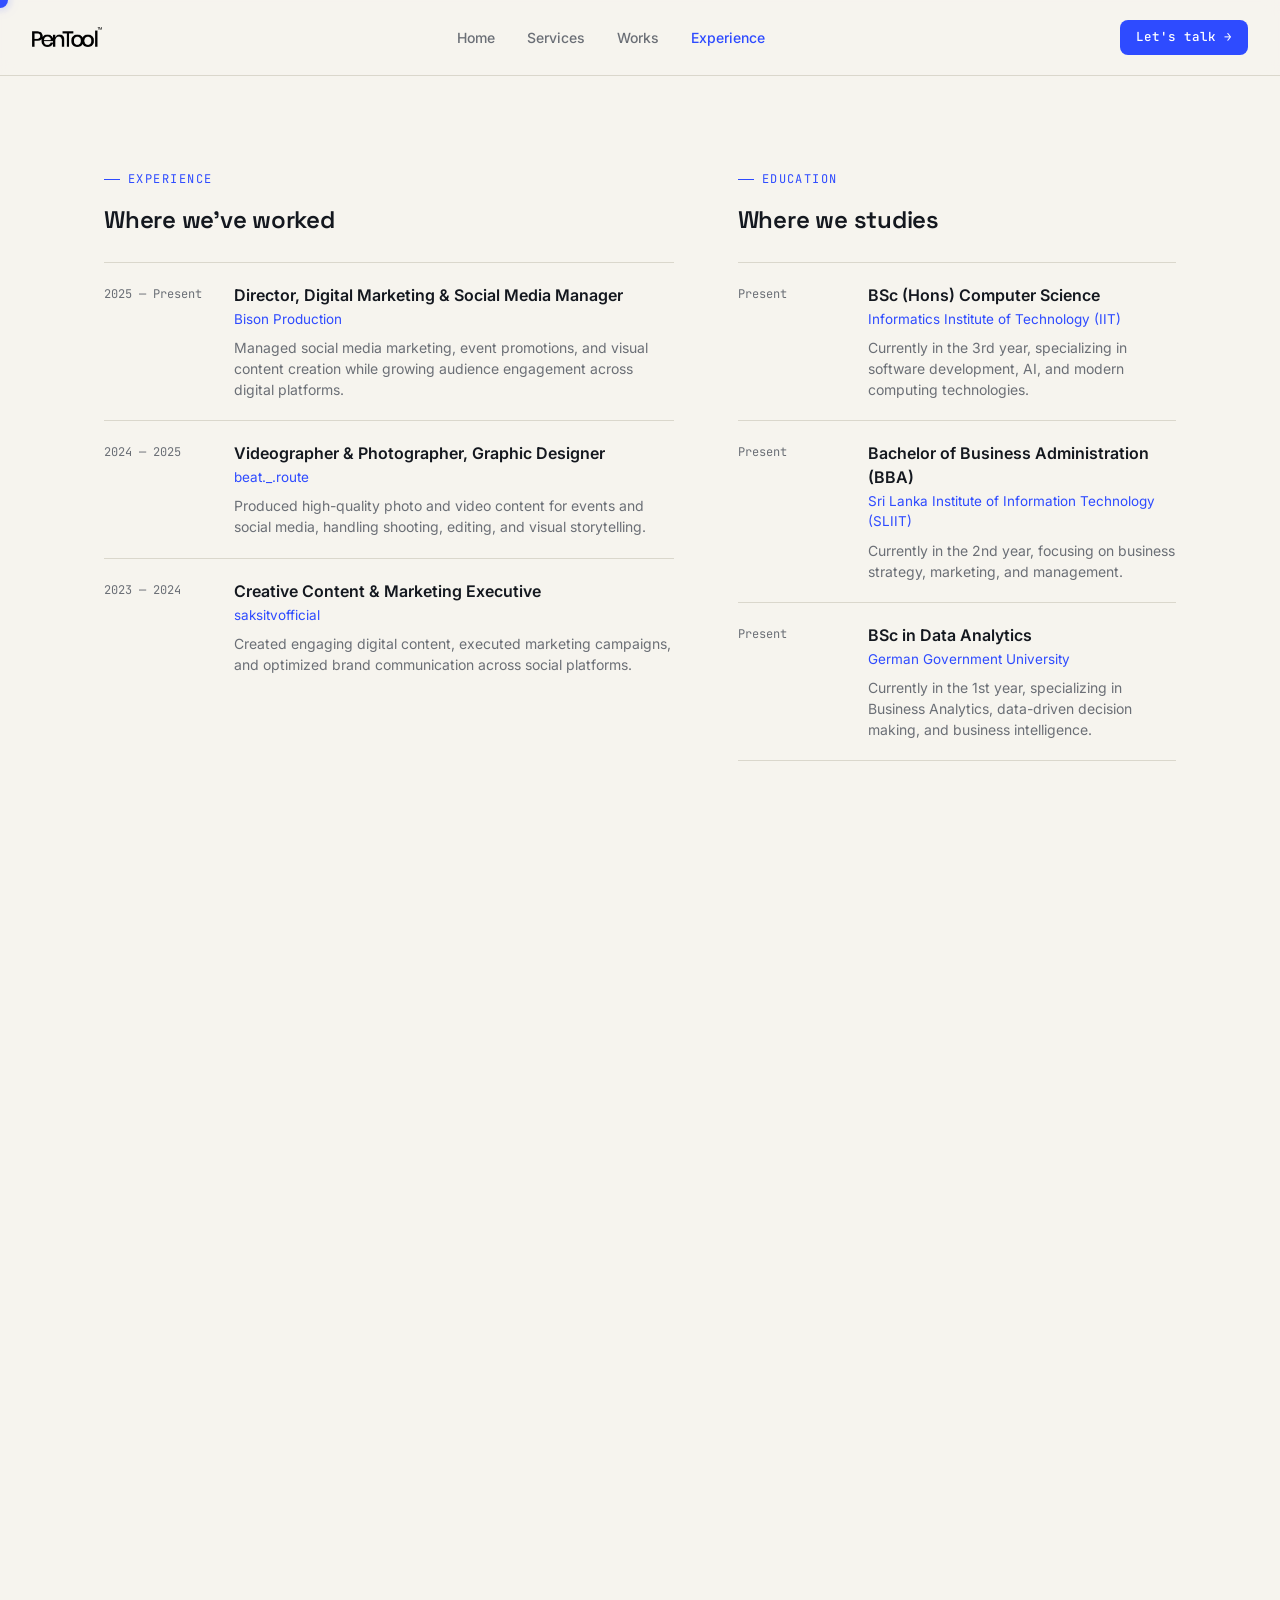
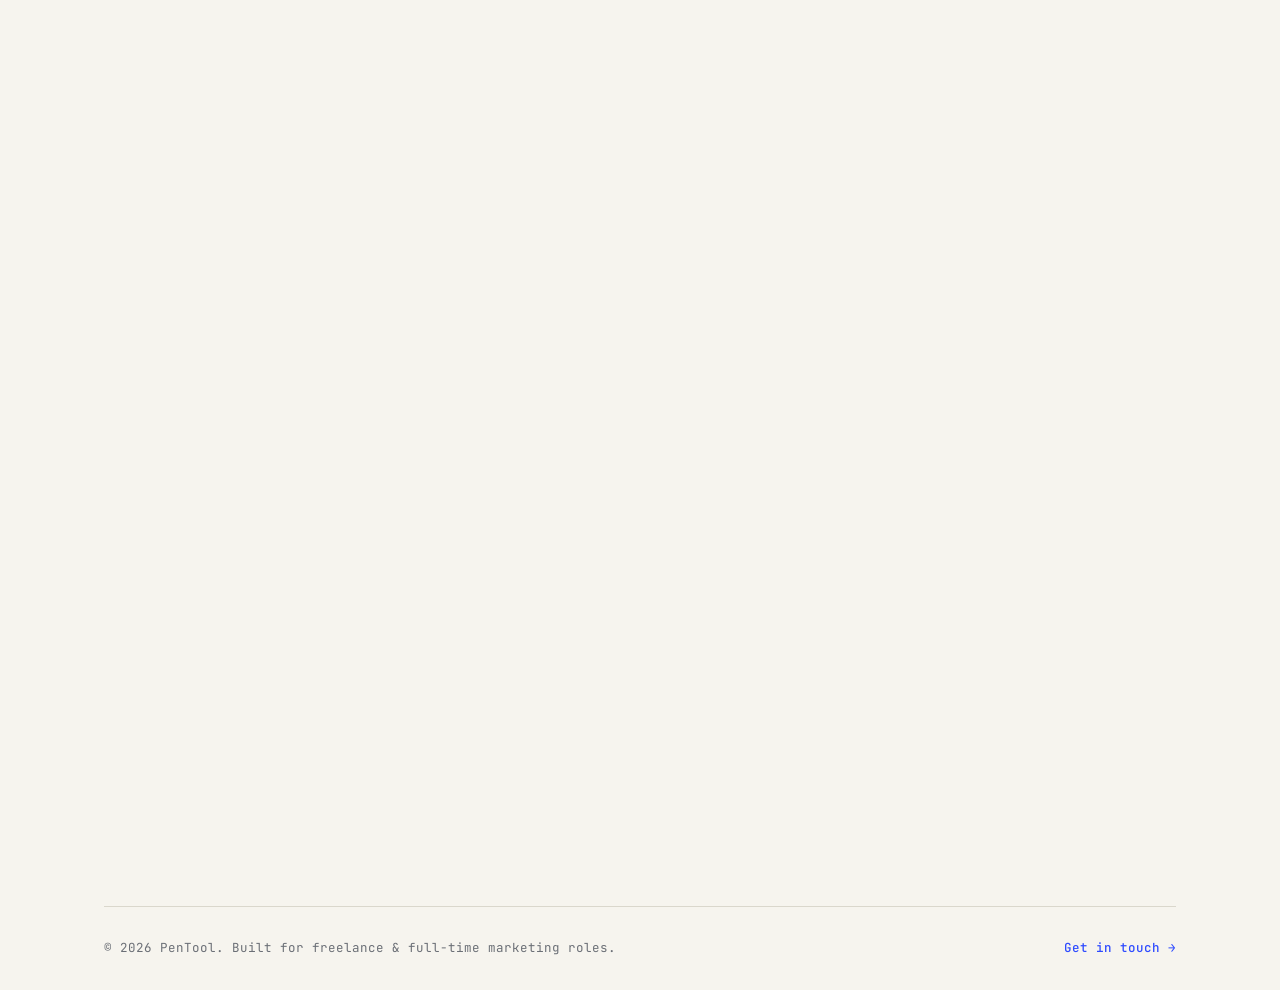
<file: experience.html>
<!DOCTYPE html>
<html lang="en">
<head>
<meta charset="UTF-8">
<meta name="viewport" content="width=device-width, initial-scale=1.0">
<title>Experience — PenTool</title>
<link rel="preconnect" href="https://fonts.googleapis.com">
<link rel="preconnect" href="https://fonts.gstatic.com" crossorigin>
<link href="https://fonts.googleapis.com/css2?family=Space+Grotesk:wght@400;500;600;700&family=Inter:wght@400;500;600&family=JetBrains+Mono:wght@400;500;600&display=swap" rel="stylesheet">
<link rel="stylesheet" href="css/global.css">
<link rel="stylesheet" href="css/experience.css">
</head>
<body data-page="experience">

<nav id="nav">
  <div class="nav-logo"><img src="assets/logo.png" alt="PenTool"></div>
  <div class="nav-mobile-hide nav-links">
    <a href="index.html" data-page="index">Home</a>
    <a href="services.html" data-page="services">Services</a>
    <a href="work.html" data-page="work">Works</a>
    <a href="experience.html" data-page="experience">Experience</a>
  </div>
  <a href="contact.html" class="nav-cta">Let's talk →</a>
</nav>

<section id="exped" style="padding-top:170px;">
  <div class="wrap">
    <div>
      <div class="eyebrow">Experience</div>
      <h2>Where we've worked</h2>
      <div class="timeline-item">
        <div class="t-date">2025 — Present</div>
        <div>
          <div class="t-role">Director, Digital Marketing & Social Media Manager</div>
          <div class="t-org">Bison Production</div>
          <div class="t-desc">Managed social media marketing, event promotions, and visual content creation while growing audience engagement across digital platforms.</div>
        </div>
      </div>
      <div class="timeline-item">
        <div class="t-date">2024 — 2025</div>
        <div>
          <div class="t-role">Videographer & Photographer, Graphic Designer</div>
          <div class="t-org">beat._.route</div>
          <div class="t-desc">Produced high-quality photo and video content for events and social media, handling shooting, editing, and visual storytelling.</div>
        </div>
      </div>
      <div class="timeline-item">
        <div class="t-date">2023 — 2024</div>
        <div>
          <div class="t-role">Creative Content & Marketing Executive</div>
          <div class="t-org">saksitvofficial</div>
          <div class="t-desc">Created engaging digital content, executed marketing campaigns, and optimized brand communication across social platforms.</div>
        </div>
      </div>
      <div class="timeline-item">
        <div class="t-date">2023 — 2024</div>
        <div>
          <div class="t-role">Digital Marketing Executive</div>
          <div class="t-org">sathees77</div>
          <div class="t-desc">Managed social media marketing, campaign performance, content strategy, and analytics to improve audience engagement and reach.</div>
        </div>
      </div>
      <div class="timeline-item">
        <div class="t-date">2023 — 2024</div>
        <div>
          <div class="t-role">Graphic designing & Motion Graphic Designer</div>
          <div class="t-org">Lycaon entertainment</div>
          <div class="t-desc">Designed motion graphics, brand visuals, and digital assets for social media campaigns, events, and promotional launches.</div>
        </div>
      </div>
      <div class="timeline-item">
        <div class="t-date">2023 — 2024</div>
        <div>
          <div class="t-role">Creative Content & Marketing Executive</div>
          <div class="t-org">nutrimax.iso</div>
          <div class="t-desc">Developed creative content, managed digital marketing initiatives, and supported brand growth through strategic social media campaigns.</div>
        </div>
      </div>
      <div class="timeline-item">
        <div class="t-date">2022 — 2023</div>
        <div>
          <div class="t-role">Graphic Designer & Video Editor</div>
          <div class="t-org">STM Global Overseas Education</div>
          <div class="t-desc">Designed marketing creatives, edited promotional videos, and developed engaging visual content to strengthen the brand's digital presence.</div>
        </div>
      </div>
      <div class="timeline-item">
        <div class="t-date">2022 — 2023</div>
        <div>
          <div class="t-role">Graphic Designer & Video Editor</div>
          <div class="t-org">Meeza Homeopathic Clinic</div>
          <div class="t-desc">Created social media graphics, edited educational and promotional content, and maintained a consistent visual identity across digital platforms.</div>
        </div>
      </div>
      <div class="timeline-item">
        <div class="t-date">2022 — 2023</div>
        <div>
          <div class="t-role">Graphic Designer & Video Editor</div>
          <div class="t-org">EKO Production</div>
          <div class="t-desc">Produced event visuals, designed promotional materials, and edited photography and videography content for social media and client campaigns.</div>
        </div>
      </div>
    </div>
    <div>
      <div class="eyebrow">Education</div>
      <h2>Where we studies</h2>
      <div class="timeline-item">
        <div class="t-date">Present</div>
        <div>
          <div class="t-role">BSc (Hons) Computer Science</div>
          <div class="t-org">Informatics Institute of Technology (IIT)</div>
          <div class="t-desc">Currently in the 3rd year, specializing in software development, AI, and modern computing technologies.</div>
        </div>
      </div>
      <div class="timeline-item">
        <div class="t-date">Present</div>
        <div>
          <div class="t-role">Bachelor of Business Administration (BBA)</div>
          <div class="t-org">Sri Lanka Institute of Information Technology (SLIIT)</div>
          <div class="t-desc">Currently in the 2nd year, focusing on business strategy, marketing, and management.</div>
        </div>
      </div>
      <div class="timeline-item">
        <div class="t-date">Present</div>
        <div>
          <div class="t-role">BSc in Data Analytics</div>
          <div class="t-org">German Government University</div>
          <div class="t-desc">Currently in the 1st year, specializing in Business Analytics, data-driven decision making, and business intelligence.</div>
        </div>
      </div>
    </div>
  </div>
</section>

<section id="tools">
  <div class="wrap">
    <div class="eyebrow">Tools &amp; platforms</div>
    <h2 class="section-title">What we work in day to day.</h2>
    <div class="tool-badges">
      <span class="tool-badge">Meta Ads Manager</span>
      <span class="tool-badge">Google Ads</span>
      <span class="tool-badge">Google Analytics 4</span>
      <span class="tool-badge">Google Sheets / Excel</span>
      <span class="tool-badge">Canva</span>
      <span class="tool-badge">WhatsApp Business</span>
      <span class="tool-badge">Meta Business Suite</span>
      <span class="tool-badge">Mailchimp</span>
    </div>
  </div>
</section>

<section id="certs">
  <div class="wrap">
    <div class="eyebrow">Certifications</div>
    <h2 class="section-title">Credentials</h2>
    <div class="cert-list">
      <div class="cert-item">
        <div><div class="name">Google Ads Search Certification</div><div class="issuer">Google Skillshop</div></div>
        <div class="date">2025</div>
      </div>
      <div class="cert-item">
        <div><div class="name">Meta Certified Digital Marketing Associate</div><div class="issuer">Meta Blueprint</div></div>
        <div class="date">2025</div>
      </div>
      <div class="cert-item">
        <div><div class="name">Google Analytics 4 Certification</div><div class="issuer">Google Skillshop</div></div>
        <div class="date">2024</div>
      </div>
      <div class="cert-item">
        <div><div class="name">Digital Marketing</div><div class="issuer">Youtube</div></div>
        <div class="date">2023</div>
      </div>
    </div>
  </div>
</section>

<div class="wrap">
  <div class="slim-footer">
    <span class="fk">© 2026 PenTool. Built for freelance &amp; full-time marketing roles.</span>
    <a href="contact.html">Get in touch →</a>
  </div>
</div>

<script src="js/main.js"></script>
</body>
</html>
</file>
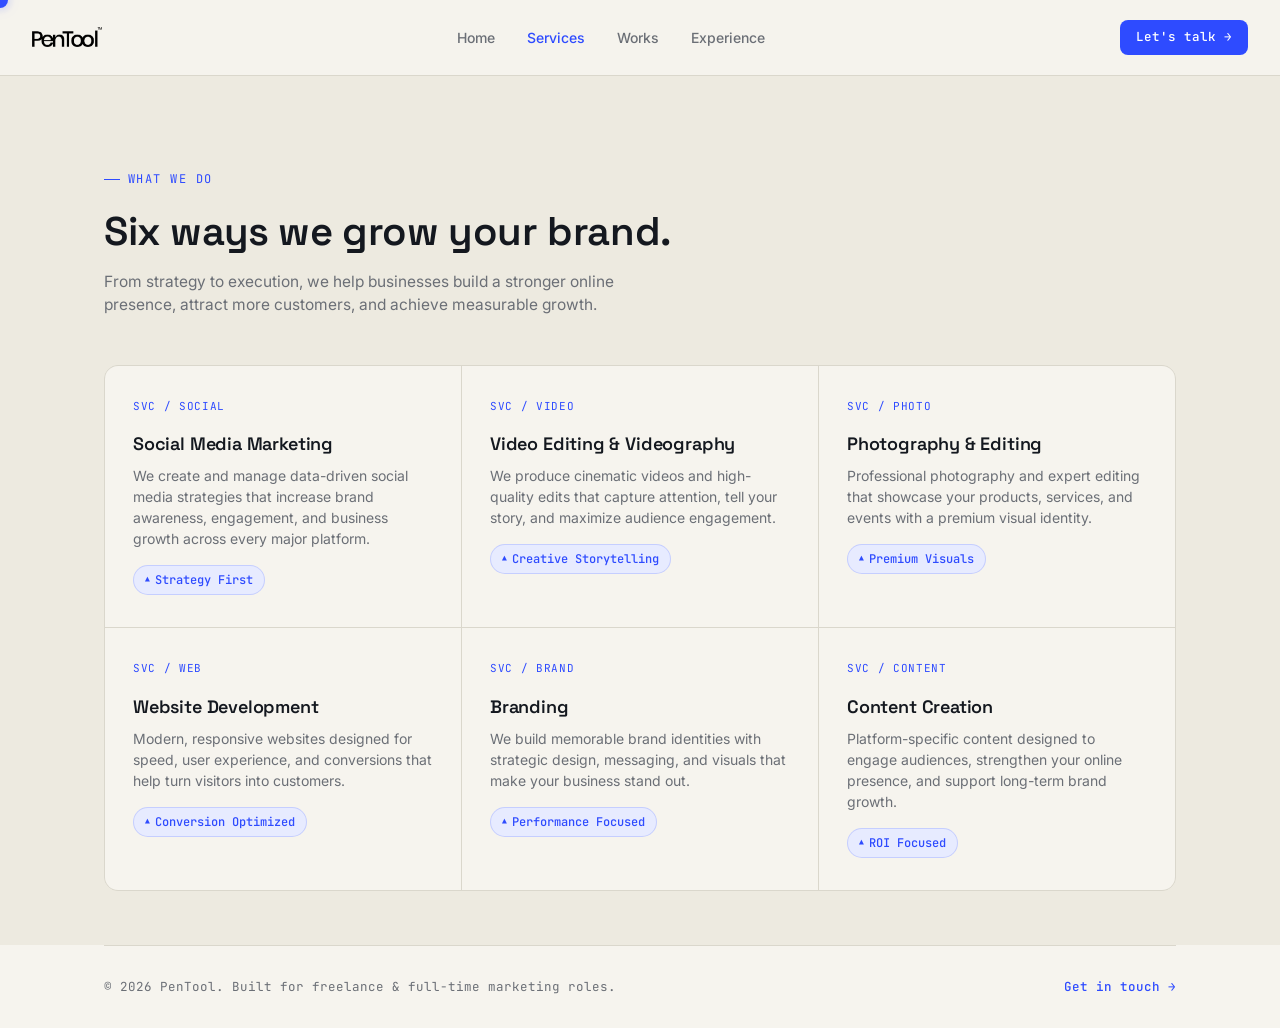
<file: services.html>
<!DOCTYPE html>
<html lang="en">
<head>
<meta charset="UTF-8">
<meta name="viewport" content="width=device-width, initial-scale=1.0">
<title>Services — PenTool</title>
<link rel="preconnect" href="https://fonts.googleapis.com">
<link rel="preconnect" href="https://fonts.gstatic.com" crossorigin>
<link href="https://fonts.googleapis.com/css2?family=Space+Grotesk:wght@400;500;600;700&family=Inter:wght@400;500;600&family=JetBrains+Mono:wght@400;500;600&display=swap" rel="stylesheet">
<link rel="stylesheet" href="css/global.css">
<link rel="stylesheet" href="css/services.css">
</head>
<body data-page="services">

<nav id="nav">
  <div class="nav-logo"><img src="assets/logo.png" alt="PenTool"></div>
  <div class="nav-mobile-hide nav-links">
    <a href="index.html" data-page="index">Home</a>
    <a href="services.html" data-page="services">Services</a>
    <a href="work.html" data-page="work">Works</a>
    <a href="experience.html" data-page="experience">Experience</a>
  </div>
  <a href="contact.html" class="nav-cta">Let's talk →</a>
</nav>

<section id="services-page" style="padding-top:170px;">
  <div class="wrap">
    <div class="eyebrow">WHAT WE DO</div>
    <h2 class="section-title">Six ways we grow your brand.</h2>
    <p class="section-sub">From strategy to execution, we help businesses build a stronger online presence, attract more customers, and achieve measurable growth.</p>
    <div class="svc-grid">
      <div class="svc-card">
        <span class="svc-tag">SVC / SOCIAL</span>
        <h3>Social Media Marketing</h3>
        <p>We create and manage data-driven social media strategies that increase brand awareness, engagement, and business growth across every major platform.</p>
        <span class="chip">Strategy First</span>
      </div>
      <div class="svc-card">
        <span class="svc-tag">SVC / VIDEO</span>
        <h3>Video Editing &amp; Videography</h3>
        <p>We produce cinematic videos and high-quality edits that capture attention, tell your story, and maximize audience engagement.</p>
        <span class="chip">Creative Storytelling</span>
      </div>
      <div class="svc-card">
        <span class="svc-tag">SVC / PHOTO</span>
        <h3>Photography &amp; Editing</h3>
        <p>Professional photography and expert editing that showcase your products, services, and events with a premium visual identity.</p>
        <span class="chip">Premium Visuals</span>
      </div>
      <div class="svc-card">
        <span class="svc-tag">SVC / WEB</span>
        <h3>Website Development</h3>
        <p>Modern, responsive websites designed for speed, user experience, and conversions that help turn visitors into customers.</p>
        <span class="chip">Conversion Optimized</span>
      </div>
      <div class="svc-card">
        <span class="svc-tag">SVC / BRAND</span>
        <h3>Branding</h3>
        <p>We build memorable brand identities with strategic design, messaging, and visuals that make your business stand out.</p>
        <span class="chip">Performance Focused</span>
      </div>
      <div class="svc-card">
        <span class="svc-tag">SVC / CONTENT</span>
        <h3>Content Creation</h3>
        <p>Platform-specific content designed to engage audiences, strengthen your online presence, and support long-term brand growth.</p>
        <span class="chip">ROI Focused</span>
      </div>
    </div>
    
</section>

<div class="wrap">
  <div class="slim-footer">
    <span class="fk">© 2026 PenTool. Built for freelance &amp; full-time marketing roles.</span>
    <a href="contact.html">Get in touch →</a>
  </div>
</div>

<script src="js/main.js"></script>
</body>
</html>
</file>
<file: css/global.css>
/* ============================================
   GLOBAL.CSS — shared design tokens + base styles
   Loaded on every page. Page-specific styles live
   in their own css/<page>.css file.
   ============================================ */

:root{
  --ink:#14181F;
  --ink-soft:#1E2430;
  --paper:#F6F4EE;
  --paper-dim:#EDEAE0;
  --white:#FFFFFF;
  --signal:#2E4BFF;
  --signal-dim:#E7EBFF;
  --coral:#FF5A36;
  --line:#DAD7CC;
  --line-dark:#2C3340;
  --muted:#6B6F76;
  --muted-light:#9BA0AE;
  --radius:14px;
  --disp: 'Space Grotesk', sans-serif;
  --body: 'Inter', sans-serif;
  --mono: 'JetBrains Mono', monospace;
}

*{ box-sizing:border-box; margin:0; padding:0; }
html{ scroll-behavior:smooth; }
body{
  font-family:var(--body);
  background:var(--paper);
  color:var(--ink);
  line-height:1.5;
  -webkit-font-smoothing:antialiased;
}
img{ max-width:100%; display:block; }
a{ color:inherit; text-decoration:none; }
ul{ list-style:none; }
section{ padding:54px 0; }

/* Utility: tighter section spacing for compact layouts */
.section--compact{ padding:28px 0; }
.wrap{ max-width:1120px; margin:0 auto; padding:0 24px; }

@media(max-width:960px){
  .wrap{ padding:0 20px; }
}
h1,h2,h3,h4{ font-family:var(--disp); font-weight:600; letter-spacing:-0.01em; }

.eyebrow{
  font-family:var(--mono); font-size:12px; letter-spacing:0.12em; text-transform:uppercase;
  color:var(--signal); display:flex; align-items:center; gap:8px; margin-bottom:14px;
}
.eyebrow::before{ content:''; width:16px; height:1px; background:var(--signal); }
.section-title{ font-size:clamp(28px,3.4vw,40px); margin-bottom:8px; }
.section-sub{ color:var(--muted); max-width:520px; margin-bottom:48px; font-size:15.5px; }

/* growth chip — the site's signature element */
.chip{
  display:inline-flex; align-items:center; gap:5px;
  font-family:var(--mono); font-size:12px; font-weight:500;
  padding:5px 11px; border-radius:999px;
  background:var(--signal-dim); color:var(--signal);
  border:1px solid rgba(46,75,255,0.18);
  white-space:nowrap;
}
.chip.coral{ background:rgba(255,90,54,0.1); color:#D8431F; border-color:rgba(255,90,54,0.22); }
.chip.dark{ background:rgba(255,255,255,0.08); color:var(--paper); border-color:rgba(255,255,255,0.16); }
.chip::before{ content:'▲'; font-size:8px; transform:translateY(-1px); }
.chip.flat::before{ content:'—'; font-size:10px; }

.btn{
  font-family:var(--mono); font-size:13.5px; font-weight:500; padding:13px 24px; border-radius:9px;
  display:inline-flex; align-items:center; gap:8px; transition:transform .15s ease, background .2s;
}
.btn-primary{ background:var(--signal); color:var(--white); }
.btn-primary:hover{ transform:translateY(-2px); }
.btn-outline{ border:1px solid rgba(20,24,31,0.18); color:var(--ink); }
.btn-outline:hover{ border-color:var(--ink); }

/* NAV — shared across every page */
nav{
  position:fixed; top:0; left:0; right:0; z-index:100;
  padding:20px 32px; display:flex; justify-content:space-between; align-items:center;
  transition:background .3s ease, border-color .3s ease, padding .3s ease;
  border-bottom:1px solid transparent;
  background:rgba(246,244,238,0.92); backdrop-filter:blur(8px); border-color:var(--line);
}
nav.on-dark{ background:transparent; border-color:transparent; }
nav.on-dark.scrolled{ background:rgba(20,24,31,0.92); border-color:var(--line-dark); }
.nav-logo{ display:flex; align-items:center; }
.nav-logo img{ height:20px; width:auto; display:block; }
.nav-links{ display:flex; gap:32px; font-size:14px; font-weight:500; color:var(--muted); }
nav.on-dark .nav-links{ color:rgba(246,244,238,0.75); }
.nav-links a{ transition:color .15s ease; }
.nav-links a:hover{ color:var(--ink); }
nav.on-dark .nav-links a:hover{ color:var(--paper); }
.nav-links a.active{ color:var(--signal); }
.nav-cta{
  font-family:var(--mono); font-size:12.5px; padding:8px 16px; border-radius:8px;
  background:var(--signal); color:var(--white); font-weight:500;
}
.nav-mobile-hide{ display:flex; }
@media(max-width:760px){ .nav-mobile-hide{ display:none; } }

/* Hamburger button — mobile only */
.nav-toggle{
  display:none;
  flex-direction:column;
  justify-content:center;
  gap:5px;
  width:32px; height:32px;
  background:none; border:none; cursor:pointer;
  padding:0;
  order:-1; /* pushes it to the far left of the flex nav */
}
.nav-toggle span{
  display:block;
  width:22px; height:2px;
  background:var(--ink);
  border-radius:2px;
  transition:transform .25s ease, opacity .25s ease;
}
nav.on-dark .nav-toggle span{ background:var(--paper); }

/* turns into an X when open */
.nav-toggle.active span:nth-child(1){ transform:translateY(7px) rotate(45deg); }
.nav-toggle.active span:nth-child(2){ opacity:0; }
.nav-toggle.active span:nth-child(3){ transform:translateY(-7px) rotate(-45deg); }

/* Mobile dropdown menu */
.nav-mobile-menu{
  position:fixed;
  top:0; left:0;
  width:70%; max-width:280px;
  height:100vh;
  background:var(--ink);
  z-index:99;
  padding:90px 28px 28px;
  display:flex; flex-direction:column; gap:22px;
  transform:translateX(-100%);
  transition:transform .3s ease;
}
.nav-mobile-menu.open{ transform:translateX(0); }
.nav-mobile-menu a{
  font-family:var(--disp);
  font-size:18px;
  font-weight:500;
  color:var(--paper);
}

@media(max-width:760px){
  .nav-toggle{ display:flex; }
}
/* Slim footer — used on every page except contact.html, which has its own full CTA footer */
.slim-footer{
  border-top:1px solid var(--line);
  padding:32px 0;
  display:flex; justify-content:space-between; align-items:center; flex-wrap:wrap; gap:12px;
}
.slim-footer .fk{ font-family:var(--mono); font-size:12.5px; color:var(--muted); }
.slim-footer a{ font-family:var(--mono); font-size:12.5px; color:var(--signal); font-weight:500; }

::selection{ background:var(--signal); color:var(--white); }

/* Custom circular glowing cursor */
#custom-cursor{
  position:fixed; left:0; top:0; width:16px; height:16px; border-radius:50%;
  background:var(--signal); pointer-events:none; transform:translate(-50%,-50%);
  box-shadow:0 0 10px rgba(46,75,255,0.28), 0 0 30px rgba(46,75,255,0.12);
  transition:transform .12s ease, width .12s ease, height .12s ease, box-shadow .12s ease, opacity .12s ease;
  z-index:2200; mix-blend-mode:normal; opacity:0.98;
}
#custom-cursor.cursor--hover{ transform:translate(-50%,-50%) scale(2); box-shadow:0 0 22px rgba(46,75,255,0.9), 0 0 44px rgba(46,75,255,0.35); }
#custom-cursor.cursor--press{ transform:translate(-50%,-50%) scale(1.5); }

@media(hover: none), (pointer: coarse){
  /* hide custom cursor on touch devices */
  #custom-cursor{ display:none !important; }
}

/* Scroll reveal utility classes */
.reveal {
  opacity: 0;
  transform: translateY(28px) scale(0.98);
  transition: opacity 500ms cubic-bezier(.2,.9,.2,1), transform 500ms cubic-bezier(.2,.9,.2,1);
  will-change: transform, opacity;
}
.reveal.active {
  opacity: 1;
  transform: translateY(0) scale(1);
}
.reveal-left { transform: translateX(-30px) translateY(8px) scale(0.98); }
.reveal-right { transform: translateX(30px) translateY(8px) scale(0.98); }
.reveal.active.reveal-left,
.reveal.active.reveal-right { transform: translateX(0) translateY(0) scale(1); }
.reveal-scale { transform: scale(0.96); }
.reveal.active.reveal-scale { transform: scale(1); }

/* Stagger helpers: add `stagger` to parent to stagger its children */
.stagger > * { transition-delay: 0ms; }

/* Respect user preference for reduced motion */
@media (prefers-reduced-motion: reduce) {
  .reveal { transition: none !important; transform: none !important; opacity: 1 !important; }
}

/* Global preloader and premium transitions */
#preloader{
  position:fixed; inset:0; background:#090b10; display:flex; flex-direction:column;
  justify-content:center; align-items:center; z-index:2500; opacity:1; visibility:visible;
  transition:opacity .45s ease, visibility .45s ease;
}
#preloader.hidden{ opacity:0; visibility:hidden; }
.preloader__logo{
  display:flex; align-items:center; justify-content:center;
  margin-bottom:32px; opacity:.95;
}
.preloader__logo img{
  width:180px; max-width:70vw; height:auto; display:block;
}
.preloader__bar{ width:280px; height:4px; background:rgba(255,255,255,.08); border-radius:999px; overflow:hidden; }
.preloader__bar span{ display:block; width:0; height:100%; background:linear-gradient(90deg,var(--signal),rgba(46,75,255,0.25)); border-radius:999px; animation:preloader-fill 6s ease forwards; }
@keyframes preloader-fill{ from{ width:0; } to{ width:100%; } }
.has-preloader .nav-logo{ opacity:0; }
#hero{ background:linear-gradient(180deg, #11151D 0%, #0B0E14 58%, #090B10 100%); color:var(--paper); padding:140px 0 0 0; overflow:hidden; position:relative; }

#hero{ background:linear-gradient(180deg, #11151D 0%, #0B0E14 58%, #090B10 100%); color:var(--paper); padding:140px 0 0 0; overflow:hidden; position:relative; }
#hero::before{ content:''; position:absolute; inset:0; background:radial-gradient(circle at 20% 20%, rgba(46,75,255,0.16), transparent 24%), radial-gradient(circle at 85% 18%, rgba(255,90,54,0.14), transparent 22%); pointer-events:none; opacity:.85; }
#hero .hero-grid{ position:relative; z-index:2; padding-bottom:64px; }
#hero h1{ font-size:clamp(42px,7vw,82px); line-height:1.02; margin-bottom:20px; opacity:0; transform:translateY(28px); transition:opacity .8s ease,var(--hero-transform) .8s ease; }
#hero h1 em{ font-style:normal; color:var(--signal); }
.hero-sub{ font-size:19px; color:rgba(246,244,238,0.75); max-width:600px; margin-bottom:36px; opacity:0; transform:translateY(22px); transition:opacity .8s ease .12s, transform .8s ease .12s; }
.hero-cta-row{ display:flex; gap:14px; flex-wrap:wrap; margin-bottom:64px; opacity:0; transform:translateY(20px); transition:opacity .8s ease .24s, transform .8s ease .24s; }
#hero .btn-outline{ border-color:rgba(246,244,238,0.28); color:var(--paper); }
#hero .btn-outline:hover{ border-color:var(--paper); }
#hero.hero-ready h1,
#hero.hero-ready .hero-sub,
#hero.hero-ready .hero-cta-row{ opacity:1; transform:translateY(0); }

.hero-float{ position:absolute; width:120px; height:120px; border-radius:50%; background:rgba(46,75,255,0.12);
  top:12%; right:12%; pointer-events:none; filter:blur(18px); animation:float-slow 9s ease-in-out infinite; }
.hero-float:nth-child(2){ width:180px; height:180px; background:rgba(255,90,54,0.12); top:45%; left:4%; animation-delay:1.2s; }
@keyframes float-slow{ 0%,100%{ transform:translateY(0); } 50%{ transform:translateY(-14px); } }

@media (max-width: 800px) {
  html { font-size: 14.5px; }
  body{ background:var(--paper); }
  nav { padding: 12px 16px; }
  .wrap { padding: 0 16px; }
  section { padding: 24px 0; }
  .section--compact { padding: 18px 0; }
  h1 { font-size: clamp(22px, 7vw, 30px); }
  .section-title { font-size: clamp(22px, 6vw, 30px); }
  .section-sub { font-size: 14px; max-width:100%; }
  .hero-sub { font-size: 15px; max-width:100%; }
  .hero-grid{ gap:24px; }
  #hero{ padding-top: 90px; }
  .hero-cta-row{ justify-content:flex-start; }
  .kpi-row { display:grid; grid-template-columns:1fr 1fr; gap:8px; }
  .kpi{ min-width:0; padding:20px 16px; }
  .kpi .num{ font-size:18px; }
  .work-grid{ grid-template-columns:1fr; gap:18px; }
  .svc-grid{ grid-template-columns:1fr; gap:18px; }
  .cs-media-grid{ grid-template-columns:1fr; gap:14px; }
  .work-cover{ height:180px; }
  .work-body{ padding:18px; }
  .cs-overview{ grid-template-columns:1fr; }
  .cs-ov-item{ padding:18px 16px; }
  .cs-head{ margin-bottom:28px; }
  .cs-insight{ margin-bottom:32px; padding:22px 22px; }
  .nav-links{ gap:14px; font-size:13px; }
}
</file>
<file: css/experience.css>
/* ============================================
   EXPERIENCE.CSS — experience.html only
   (experience + education timelines, tools, certifications)
   ============================================ */

#exped .wrap{ display:grid; grid-template-columns:1.3fr 1fr; gap:64px; }

/* Apply same two-column layout to the consolidated index experience section */
#experience .wrap{ display:grid; grid-template-columns:1.3fr 1fr; gap:64px; align-items:start; }
.timeline-item{ padding:20px 0; border-top:1px solid var(--line); display:grid; grid-template-columns:110px 1fr; gap:20px; }
.timeline-item:last-child{ border-bottom:1px solid var(--line); }
.t-date{ font-family:var(--mono); font-size:12px; color:var(--muted); padding-top:2px; }
.t-role{ font-weight:600; font-size:16px; margin-bottom:2px; }
.t-org{ font-size:13.5px; color:var(--signal); margin-bottom:8px; }
.t-desc{ font-size:14px; color:var(--muted); }
#exped h2{ font-size:24px; margin-bottom:24px; }
@media(max-width:800px){
  #exped .wrap, #experience .wrap{ grid-template-columns:1fr; gap:32px; }
  #experience .wrap{ gap:32px; }
  .timeline-item{ padding:16px 0; grid-template-columns:1fr; gap:12px; }
  .timeline-item:last-child{ border-bottom:none; }
  .t-date{ padding-top:0; }
  .cert-item{ padding:14px 0; }
}

#tools{ background:var(--paper-dim); }
.tool-badges{ display:flex; flex-wrap:wrap; gap:12px; }
.tool-badge{ font-family:var(--mono); font-size:13px; padding:10px 18px; border-radius:999px; background:var(--paper); border:1px solid var(--line); }

.cert-list{ border-top:1px solid var(--line); }
.cert-item{ display:flex; justify-content:space-between; align-items:center; padding:18px 0; border-bottom:1px solid var(--line); flex-wrap:wrap; gap:8px; }
.cert-item .name{ font-weight:500; font-size:15px; }
.cert-item .issuer{ font-size:13px; color:var(--muted); }
.cert-item .date{ font-family:var(--mono); font-size:12.5px; color:var(--muted); }
</file>
<file: css/services.css>
/* ============================================
   SERVICES.CSS — services.html only
   ============================================ */

#services-page{ background:var(--paper-dim); min-height:60vh; }
.svc-grid{
  display:grid; grid-template-columns:repeat(3,1fr); gap:1px;
  background:var(--line); border:1px solid var(--line); border-radius:var(--radius); overflow:hidden;
}
.svc-card{ background:var(--paper); padding:32px 28px; }
.svc-tag{ font-family:var(--mono); font-size:11px; color:var(--signal); letter-spacing:0.06em; margin-bottom:16px; display:block; }
.svc-card h3{ font-size:18px; margin-bottom:8px; }
.svc-card p{ font-size:14px; color:var(--muted); margin-bottom:16px; }
@media(max-width:800px){
  .svc-grid{ grid-template-columns:1fr; gap:18px; }
  .svc-card{ padding:24px 20px; }
}

.trust-badges{
  display:grid;
  grid-template-columns:repeat(3,minmax(0,1fr));
  gap:12px;
  margin-top:32px;
}
.trust-badges .chip{
  background:rgba(79,108,255,0.12);
  border-color:rgba(79,108,255,0.2);
  color:var(--ink);
  font-weight:600;
}
@media(max-width:800px){ .trust-badges{ grid-template-columns:1fr; } }
</file>
